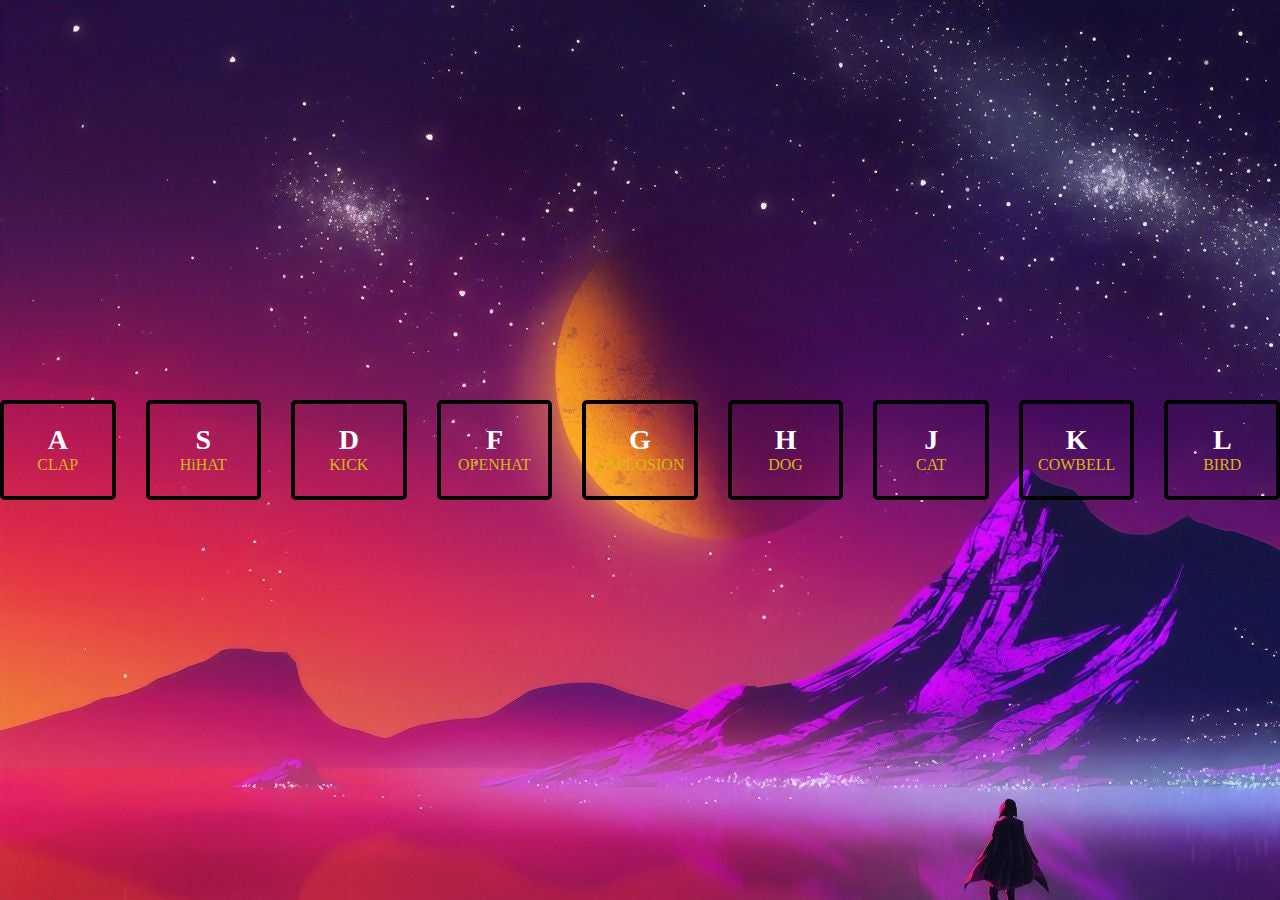
<file: JS30_01/index.html>
<!DOCTYPE html>
<html lang="en">

<head>
    <meta charset="UTF-8">
    <meta http-equiv="X-UA-Compatible" content="IE=edge">
    <meta name="viewport" content="width=device-width, initial-scale=1.0">
    <link rel="stylesheet" href="./myStyle.css">
    <title>JS30_01</title>
    
</head>

<body>
    <div class="my_tst1">
        <div id="my_tst_Item65" class="my_tst_Item">A
            <p>CLAP</p>
        </div>
        <div id="my_tst_Item83" class="my_tst_Item">S
            <p>HiHAT</p>
        </div>
        <div id="my_tst_Item68" class="my_tst_Item">D
            <p>KICK</p>
        </div>
        <div id="my_tst_Item70" class="my_tst_Item">F
            <p>OPENHAT</p>
        </div>
        <div id="my_tst_Item71" class="my_tst_Item">G
            <p>EXPLOSION</p>
        </div>
        <div id="my_tst_Item72" class="my_tst_Item">H
            <p>DOG</p>
        </div>
        <div id="my_tst_Item74" class="my_tst_Item">J
            <p>CAT</p>
        </div>
        <div id="my_tst_Item75" class="my_tst_Item">K
            <p>COWBELL</p>
        </div>
        <div id="my_tst_Item76" class="my_tst_Item">L
            <p>BIRD</p>
        </div>
    </div>
    <script>
        // 按下按鍵改變
        window.addEventListener('keydown', (e) => {
            var keys = e.keyCode
            var clapS = new Audio('./sound/clap.wav');
            var hihatS = new Audio('./sound/hihat.mp3');
            var kickS = new Audio('./sound/kick.mp3');
            var openhatS = new Audio('./sound/openhat.wav');
            var explosionS = new Audio('./sound/explosion.wav');
            var dogS = new Audio('./sound/dog.wav');
            var catS = new Audio('./sound/cat.wav');
            var cowbellS = new Audio('./sound/cowbell.wav');
            var birdS = new Audio('./sound/bird.wav');
            // 將事件綁定在特定的按鍵上
            if (keys == 65 || keys == 83 || keys == 68 || keys == 70 || keys == 71 || keys == 72 || keys == 74 || keys == 75 || keys == 76) {
                document.getElementById(`my_tst_Item${e.keyCode}`).classList.add("active");
                switch (e.keyCode) {
                    // 按下A
                    case 65:
                        // 播放音檔
                        clapS.currentTime = 0;
                        clapS.play();
                        break;

                    // 按下S
                    case 83:
                        hihatS.currentTime = 0;
                        hihatS.play();
                        break;

                    // 按下D
                    case 68:
                        kickS.currentTime = 0;
                        kickS.play();
                        break;

                    // 按下F
                    case 70:
                        openhatS.currentTime = 0;
                        openhatS.play();
                        break;

                    // 按下G
                    case 71:
                        explosionS.currentTime = 0;
                        explosionS.play();
                        break;

                    // 按下H
                    case 72:
                        dogS.currentTime = 0;
                        dogS.play();
                        break;

                    // 按下J
                    case 74:
                        catS.currentTime = 0;
                        catS.play();
                        break;

                    // 按下K
                    case 75:
                        cowbellS.currentTime = 0;
                        cowbellS.play();
                        break;

                    // 按下L
                    case 76:
                        birdS.currentTime = 0;
                        birdS.play();
                        break;
                }
            }
        })

        window.addEventListener('keyup', function (e) {
            var keys = e.keyCode;
            if (keys == 65 || keys == 83 || keys == 68 || keys == 70 || keys == 71 || keys == 72 || keys == 74 || keys == 75 || keys == 76) {
                document.getElementById(`my_tst_Item${e.keyCode}`).classList.remove("active");
            }
        })
    </script>
</body>

</html>
</file>
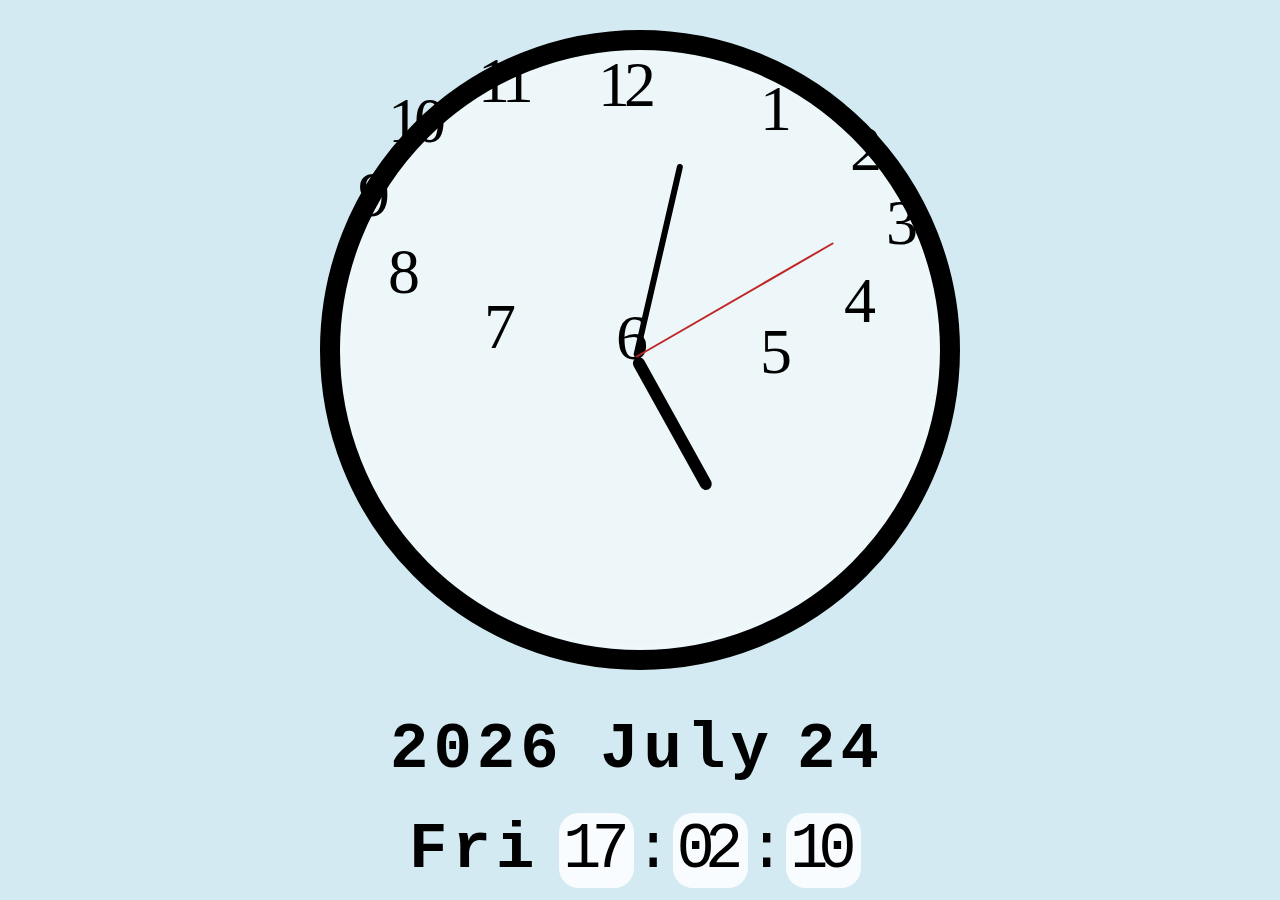
<file: JS30_02/index.html>
<!DOCTYPE html>
<html lang="en">

<head>
    <meta charset="UTF-8">
    <meta http-equiv="X-UA-Compatible" content="IE=edge">
    <meta name="viewport" content="width=device-width, initial-scale=1.0">
    <link rel="stylesheet" href="./myStyle.css">
    <title>JS30_02</title>
</head>

<body>
    <div id="demo">
        <div id="hours"></div>
        <div id="minutes"></div>
        <div id="seconds"></div>
        <div class="t12">12</div>
        <div class="t1">1</div>
        <div class="t11">11</div>
        <div class="t2">2</div>
        <div class="t10">10</div>
        <div class="t3">3</div>
        <div class="t9">9</div>
        <div class="t4">4</div>
        <div class="t8">8</div>
        <div class="t5">5</div>
        <div class="t7">7</div>
        <div class="t6">6</div>
    </div>

    <div id="showDate">
        <div id="myYear" class="myDate"></div>
        <div id="myMonth" class="myDate"></div>
        <div id="myDate" class="myDate"></div>
    </div>
    <div id="showTime">
        <div id="myDay"></div>
        <div id="mytimeHour" class="mytime1"></div><span class="mytime2">:</span>
        <div id="mytimeMinutes" class="mytime1"></div><span class="mytime2">:</span>
        <div id="mytimeSeconds" class="mytime1"></div>
    </div>

    <script>
        function clock() {
            var date = new Date()
            // 依時間修改時針、分針、秒針角度
            document.getElementById('seconds').style.transform = `rotateZ(${date.getSeconds() * 6 - 90}deg)`;
            document.getElementById('minutes').style.transform = `rotateZ(${(date.getMinutes() * 6 - 90) + date.getSeconds() / 10}deg)`;
            document.getElementById('hours').style.transform = `rotateZ(${(date.getHours() * 30 - 90) + (date.getMinutes() / 2)}deg)`;

            // 在畫面上顯示目前時間、日期
            document.getElementById('myYear').innerHTML = date.getFullYear();
            document.getElementById('myDate').innerHTML = date.getDate().toString().padStart(2, '0');;
            document.getElementById('mytimeSeconds').innerHTML = date.getSeconds().toString().padStart(2, '0');
            document.getElementById('mytimeMinutes').innerHTML = date.getMinutes().toString().padStart(2, '0');
            document.getElementById('mytimeHour').innerHTML = date.getHours().toString().padStart(2, '0');

            // 在畫面顯示月份 => +1才是正確的月份
            switch (date.getMonth()) {
                case 0:
                    document.getElementById('myMonth').innerHTML = 'Jan'
                    break;
                case 1:
                    document.getElementById('myMonth').innerHTML = 'Feb'
                    break;
                case 2:
                    document.getElementById('myMonth').innerHTML = 'Mar'
                    break;
                case 3:
                    document.getElementById('myMonth').innerHTML = 'Apr'
                    break;
                case 4:
                    document.getElementById('myMonth').innerHTML = 'May'
                    break;
                case 5:
                    document.getElementById('myMonth').innerHTML = 'June'
                    break;
                case 6:
                    document.getElementById('myMonth').innerHTML = 'July'
                    break;
                case 7:
                    document.getElementById('myMonth').innerHTML = 'Aug'
                    break;
                case 8:
                    document.getElementById('myMonth').innerHTML = 'Sep'
                    break;
                case 9:
                    document.getElementById('myMonth').innerHTML = 'Oct'
                    break;
                case 10:
                    document.getElementById('myMonth').innerHTML = 'Nov'
                    break;
                case 11:
                    document.getElementById('myMonth').innerHTML = 'Dec'
                    break;
            }

            // 在畫面顯示星期幾
            switch (date.getDay()) {
                case 0:
                    document.getElementById('myDay').innerHTML = 'Sun'
                    break;
                case 1:
                    document.getElementById('myDay').innerHTML = 'Mon'
                    break;
                case 2:
                    document.getElementById('myDay').innerHTML = 'Thu'
                    break;
                case 3:
                    document.getElementById('myDay').innerHTML = 'Wen'
                    break;
                case 4:
                    document.getElementById('myDay').innerHTML = 'Thu'
                    break;
                case 5:
                    document.getElementById('myDay').innerHTML = 'Fri'
                    break;
                case 6:
                    document.getElementById('myDay').innerHTML = 'Sat'
                    break;
            }
        }
        // 先執行一次讓畫面直接呈現目前時間
        clock();
        setInterval(clock, 1000)
    </script>
</body>

</html>
</file>
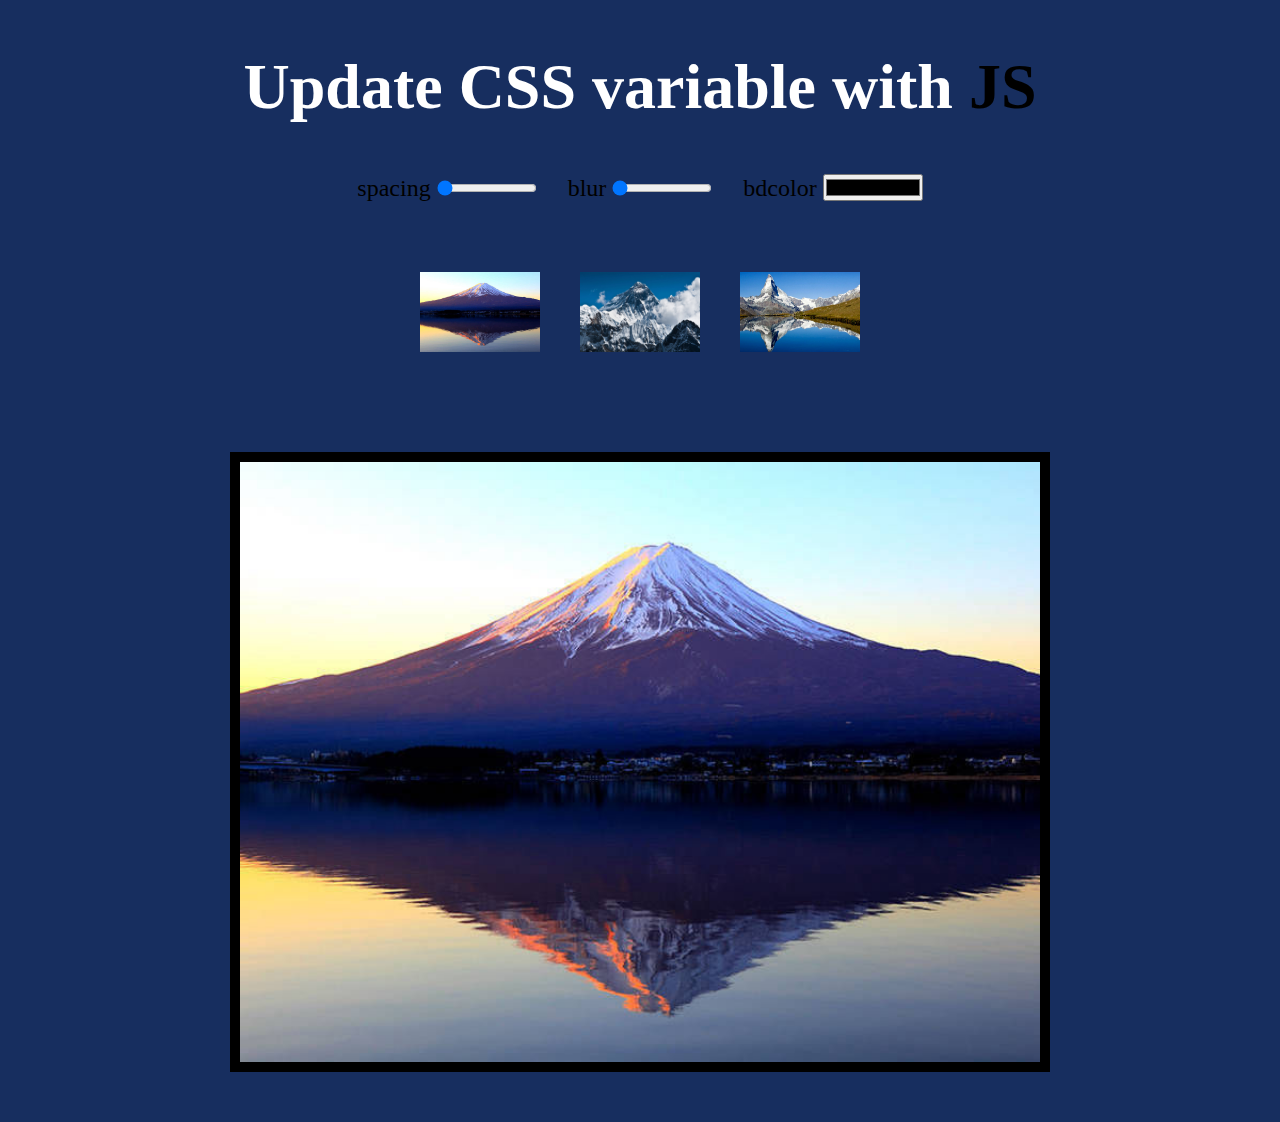
<file: JS30_03/index.html>
<!DOCTYPE html>
<html lang="en">

<head>
    <meta charset="UTF-8">
    <meta http-equiv="X-UA-Compatible" content="IE=edge">
    <meta name="viewport" content="width=device-width, initial-scale=1.0">
    <link rel="stylesheet" href="./myStyle.css">
    <title>JS30_03</title>
</head>

<body>
    <h1>Update CSS variable with <span id="titleJs">JS</span></h1>
    <div id="changeCss">
        <span>spacing</span>
        <input id="changeBorder" name="changeBorder" type="range" min="10" max="300" value="10" />
        <span>blur</span>
        <input id="changeBlur" name="changeBlur" type="range" min="0" max="20" value="0" />
        <span>bdcolor</span>
        <input id="changeColor" name="changeColor" type="color" min="0" max="100" value="#000000" width='1000' />
    </div>

    <div id="myImg">
        <img id="Img1" src="./img/1.jpg" alt="" width="120" height="80" onclick="changeImg(1)">
        <img id="Img2" src="./img/2.jpg" alt="" width="120" height="80" onclick="changeImg(2)">
        <img id="Img3" src="./img/3.jpg" alt="" width="120" height="80" onclick="changeImg(3)">
    </div>

    <div id="demo">
        <img id="demoImg" src="./img/1.jpg" alt="" width="800" height="600">
    </div>

    <script>
        // onchange只會在滑鼠放開時產生效果
        // oninput在拖曳時就產生效果

        // 改變border大小
        document.getElementById('changeBorder').addEventListener('input', function () {
            document.getElementById('demo').style.borderWidth = `${document.getElementById('changeBorder').value}px`;
        })

        // 改變blur數值
        document.getElementById('changeBlur').addEventListener('input', function () {
            document.getElementById('demo').style.filter = `blur(${document.getElementById('changeBlur').value}px)`;
        })

        // 改變border顏色及標題文字顏色
        document.getElementById('changeColor').addEventListener('input', function () {
            document.getElementById('demo').style.borderColor = `${document.getElementById('changeColor').value}`;
            document.getElementById('titleJs').style.color = `${document.getElementById('changeColor').value}`;
        })

        // onclick修改圖片
        function changeImg(x) {
            document.getElementById(`Img${x}`).addEventListener('click', function () {
                document.getElementById('demoImg').src = `./img/${x}.jpg`
            })
        }
    </script>
</body>
</html>
</file>
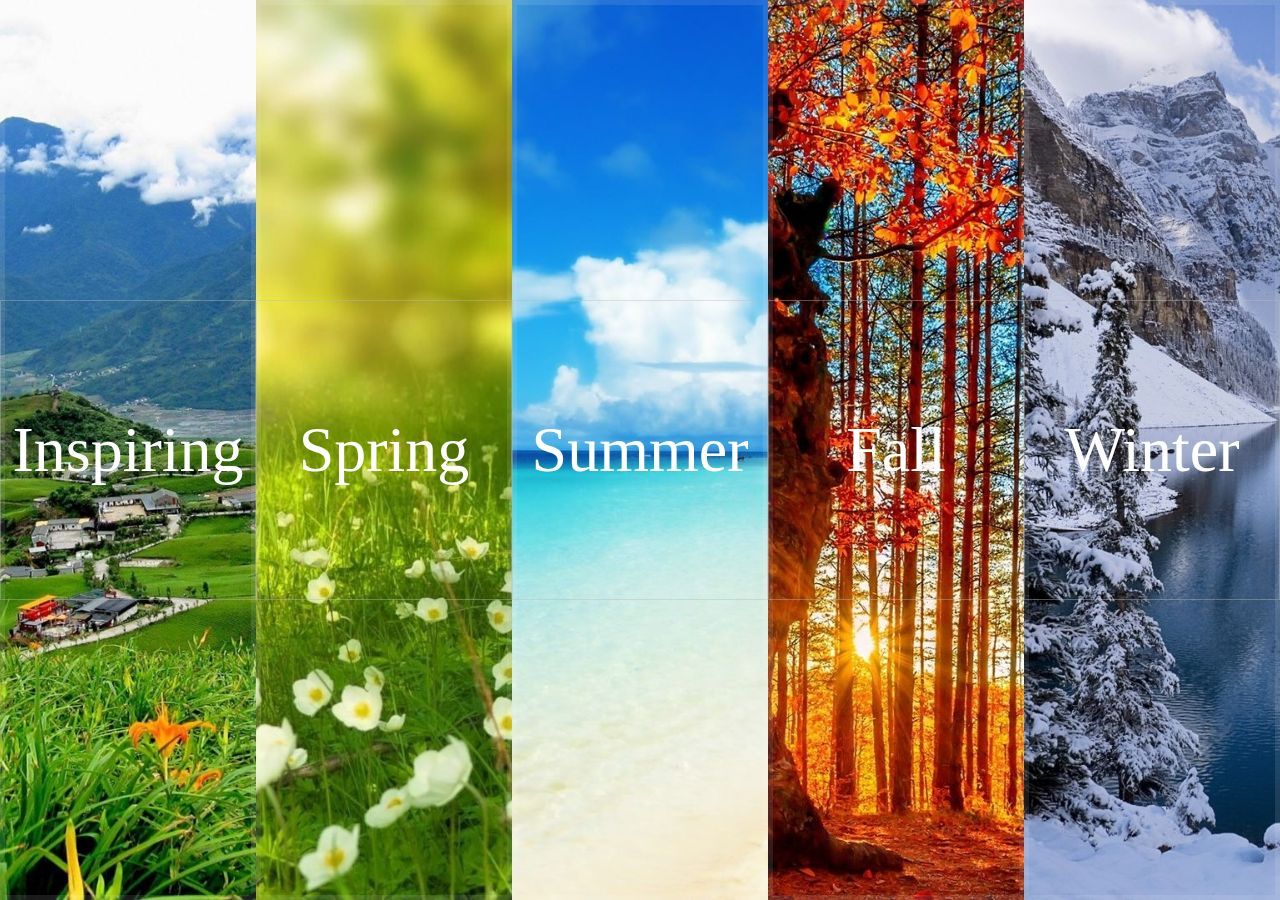
<file: JS30_05/index.html>
<!DOCTYPE html>
<html lang="en">

<head>
    <meta charset="UTF-8">
    <meta http-equiv="X-UA-Compatible" content="IE=edge">
    <meta name="viewport" content="width=device-width, initial-scale=1.0">
    <link rel="stylesheet" href="./myStyle.css">
    <title>JS30_05</title>
</head>

<body>
    <div id="demo">
        <div id="Mt1" class="demoList">
            <div>Energetic</div>
            <div>Inspiring</div>
            <div>Pleasure</div>
        </div>
        <div id="Spring2" class="demoList">
            <div>Spring</div>
            <div>Spring</div>
            <div>Spring</div>
        </div>
        <div id="Summer3" class="demoList">
            <div>Summer</div>
            <div>Summer</div>
            <div>Summer</div>
        </div>
        <div id="Fall4" class="demoList">
            <div>Fall</div>
            <div>Fall</div>
            <div>Fall</div>
        </div>
        <div id="Winter5" class="demoList">
            <div>Winter</div>
            <div>Winter</div>
            <div>Winter</div>
        </div>
    </div>

    <script>
        const demo = document.querySelectorAll('.demoList');

        // 加上節流避免連續點擊造成畫面有bug
        function throttle(callback, limit) {
            var wait = false;
            return function () {
                if (!wait) {
                    callback.call(this);
                    wait = true;
                    setTimeout(function () {
                        wait = false;
                    }, limit);
                }
            }
        }

        demo.forEach(open => open.addEventListener('click', throttle(
           function () {
                this.classList.toggle('open');
            }, 1000
        )));

        demo.forEach(open => open.addEventListener('transitionend', function toggleActive(e) {
            if (e.propertyName.includes('flex')) {
                this.classList.toggle('opentext');
            }
        }));
    </script>
</body>

</html>
</file>
<file: JS30_01/myStyle.css>
* {
    padding: 0;
    margin: 0;
    box-sizing: border-box;
}

.my_tst1 {
    width: 100vw;
    height: 100vh;
    background-image: url(./img/Img01.jpg);

    display: flex;
    flex-direction: row;
    justify-content: center;
    align-items: center;
    column-gap: 30px;
}

.my_tst_Item {
    border: 4px black solid;
    border-radius: 5px;
    width: 120px;
    height: 100px;

    text-align: center;
    padding-top: 20px;
    /* 上下置中 */

    color: white;
    font-size: 28px;
    font-weight: 600;
}

.my_tst_Item.active {
    border: 4px rgb(212, 184, 24) solid;

}

.my_tst_Item p {
    color: rgb(212, 184, 24);
    font-size: 16px;
    font-weight: 500;
}
</file>
<file: JS30_02/myStyle.css>
* {
    padding: 0;
    margin: 0;
    box-sizing: border-box;
}

body {
    background-color: rgba(108, 184, 214, 0.3);
}

#demo {
    width: 600px;
    height: 600px;
    outline: black 20px solid;
    background-color: rgba(255, 255, 255, 0.6);
    border-radius: 50%;

    position: absolute;
    top: calc(50%);
    left: calc(50%);

    margin-top: -400px;
    margin-left: -300px;

    box-shadow: inset 0 0 0 5px rgba(255, 255, 255, 0.1);
}

#hours {
    background-color: black;
    border-radius: 20px;
    height: 2%;
    width: 25%;

    position: relative;
    top: 51%;
    left: 50%;

    margin-top: -4px;
    margin-left: -4px;

    transform-origin: 0px 50%;

    z-index: 0
}

#minutes {
    background-color: black;
    border-radius: 20px;
    height: 1%;
    width: 33%;

    position: relative;
    top: 50%;
    left: 50%;

    margin-top: -4px;
    margin-left: -4px;

    transform-origin: 0px 50%;

    z-index: 1
}

#seconds {
    border: 1px rgb(192, 40, 40) solid;
    border-radius: 10px;
    width: 38%;

    position: relative;
    top: 50%;
    left: 50%;

    margin-top: -4px;
    margin-left: -4px;

    transform-origin: 0px 50%;
    z-index: 8;
}

#time {
    margin: 0px auto;
}

.t12 {
    font-size: 4rem;
    letter-spacing: -6px;
    position: relative;
    left: 49%;

    margin-left: -36px;
    margin-top: -10px
}

.t1 {
    font-size: 4rem;
    position: relative;
    left: 70%;

    margin-top: -50px
}

.t11 {
    font-size: 4rem;
    letter-spacing: -6px;
    position: relative;
    left: 23%;

    margin-top: -102px;
}

.t2 {
    font-size: 4rem;
    position: relative;
    left: 85%;

    margin-top: -6px;
}

.t10 {
    font-size: 4rem;
    letter-spacing: -6px;
    position: relative;
    left: 8%;


    margin-top: -102px;

}

.t3 {
    font-size: 4rem;
    position: relative;
    left: 91%;
    top: 28px
}

.t9 {
    font-size: 4rem;
    position: relative;
    left: 3%;
    top: 28px;

    margin-top: -102px;
}

.t4 {
    /* border: 2px solid black; */

    font-size: 4rem;
    position: relative;
    left: 84%;
    top: 10%;

}

.t8 {
    /* border: 2px solid black; */
    font-size: 4rem;
    position: relative;
    left: 8%;

    margin-top: -7.1%
}

.t5 {
    font-size: 4rem;
    position: relative;
    left: 70%;
    top: 1%
}

.t7 {
    font-size: 4rem;
    position: relative;
    left: 24%;
    top: -15.6%
}

.t6 {
    font-size: 4rem;
    position: relative;
    left: 46%;
    top: -26%;
}

#showDate {
    display: flex;
    flex-direction: row;
    justify-content: center;
    align-items: center;

    width: 500px;
    height: 100px;

    margin: auto;
    margin-top: 700px;

}

.myDate {
    width: 150px;
    height: 75px;
    line-height: 75px;
    letter-spacing: 5px;

    font-size: 4rem;
    font-weight: 600;
    font-family: 'Courier New', Courier, monospace;

}

#myYear {
    width: 200px;

}

#myMonth {
    width: 200px;
    text-align: center;
}

#myDate {
    margin-left: 5px;
    width: 100px;
    text-align: center;
}

#showTime {
    display: flex;
    flex-direction: row;
    justify-content: center;
    align-items: center;

    width: 500px;
    height: 100px;

    margin: auto;
}

#myDay {
    width: 150px;
    height: 75px;
    line-height: 75px;
    letter-spacing: 5px;

    font-size: 4rem;
    font-weight: 600;
    font-family: 'Courier New', Courier, monospace;
    margin-left: -10px
}

.mytime1 {
    width: 75px;
    height: 75px;
    line-height: 75px;
    font-size: 4rem;
    letter-spacing: -10px;
    padding-left: 4px;
    background-color: rgba(255, 255, 255, 0.856);
    border-radius: 20px;
    font-family: 'Courier New', Courier, monospace;

}

.mytime2 {
    font-size: 4rem;
    font-family: 'Courier New', Courier, monospace;

    height: 75px;
    line-height: 75px;
}
</file>
<file: JS30_03/myStyle.css>
* {
    padding: 0;
    margin: 0;
}

body {
    background-color: rgb(23, 46, 95);
}

h1 {
    color: white;
    font-size: 4rem;
    margin-top: 50px;
    text-align: center;
}

#titleJs {
    color: black;
}

#changeCss {
    margin-top: 50px;
    text-align: center;
    font-size: 24px;
}

#changeBorder,
#changeBlur {
    margin-right: 25px;
}

input {
    width: 100px;
}

#myImg {
    display: flex;
    flex-direction: row;
    justify-content: center;
    height: 150px;
    margin: 50px auto;
}

#myImg>img {
    margin: 20px;
    cursor: pointer;
}

#myImg>img:hover {
    width: 130px;
    height: 90px
}

#demo {
    display: flex;
    flex-direction: row;
    justify-content: center;

    margin: 50px auto;

    width: 800px;
    height: 600px;

    border: 10px;
    border-style: solid;
    border-color: black;

}
</file>
<file: JS30_05/myStyle.css>
* {
    padding: 0;
    margin: 0;
    box-sizing: border-box;
}

#demo {
    min-height: 100vh;
    overflow: hidden;
    display: flex;
    flex-direction: row;
}

.demoList {
    flex: 1 0.5 0px;
    display: inline-flex;
    flex-direction: column;
    
    background: #6B0F9C;
    background-size: cover;
    background-position: center;
    color: white;
    font-size: 2rem;

    /* 參考他人的參數 */
    box-shadow: inset 0 0 0 5px rgba(255, 255, 255, 0.1);
    transition:
        font-size 0.6s cubic-bezier(0.61, -0.19, 0.7, -0.11),
        flex 0.6s cubic-bezier(0.5, -0.19, 0.7, -0.11),
        background-img 0.2s
}

.demoList > div:nth-child(2) {
    font-size:4rem
}

.demoList.opentext > div:nth-child(2) {
    font-size: 6rem
}

.demoList>div {
    border: 1px rgba(187, 187, 187, 0.411) solid;
    width: 100%;
    height: 100%;
    display: flex;
    justify-content: center;
    align-items: center;

    transition: 
        transform 0.6s,
        font-size 0.6s ease;
}

.demoList.open {
    font-size: 60px;
    flex-grow: 3;
}

.demoList>div:nth-child(1) {
    transform: translateY(-100%);
}

.demoList.opentext>div:nth-child(1) {
    transform: translateY(0);
}

.demoList>div:nth-child(3) {
    transform: translateY(100%);
}

.demoList.opentext>div:nth-child(3) {
    transform: translateY(0);
}

#Mt1 {
    background-image: url('./img/mt.jpg');
}

#Spring2 {
    background-image: url('./img/spring.jpg');
}

#Summer3 {
    background-image: url('./img/summer.jpg');
}

#Fall4 {
    background-image: url('./img/fall.jpg');
}

#Winter5 {
    background-image: url('./img/winter.jpg');
}
</file>
